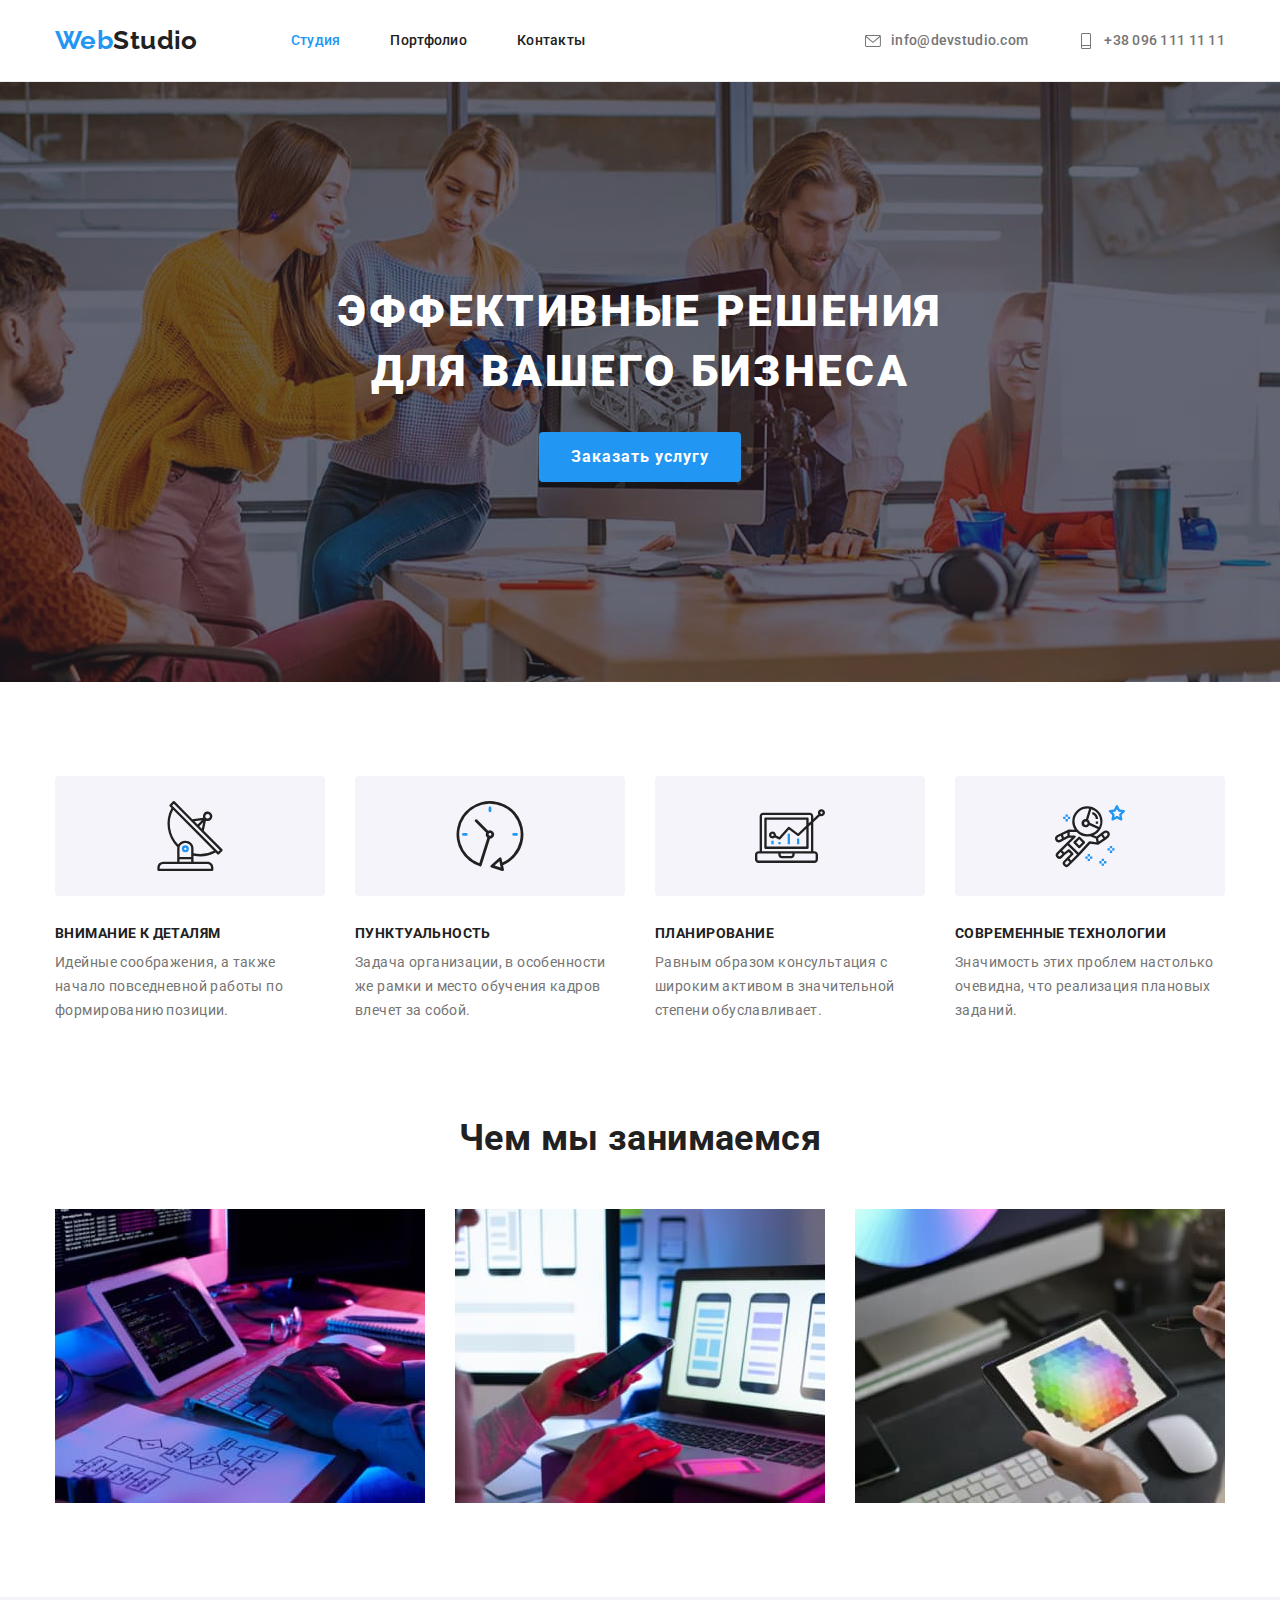
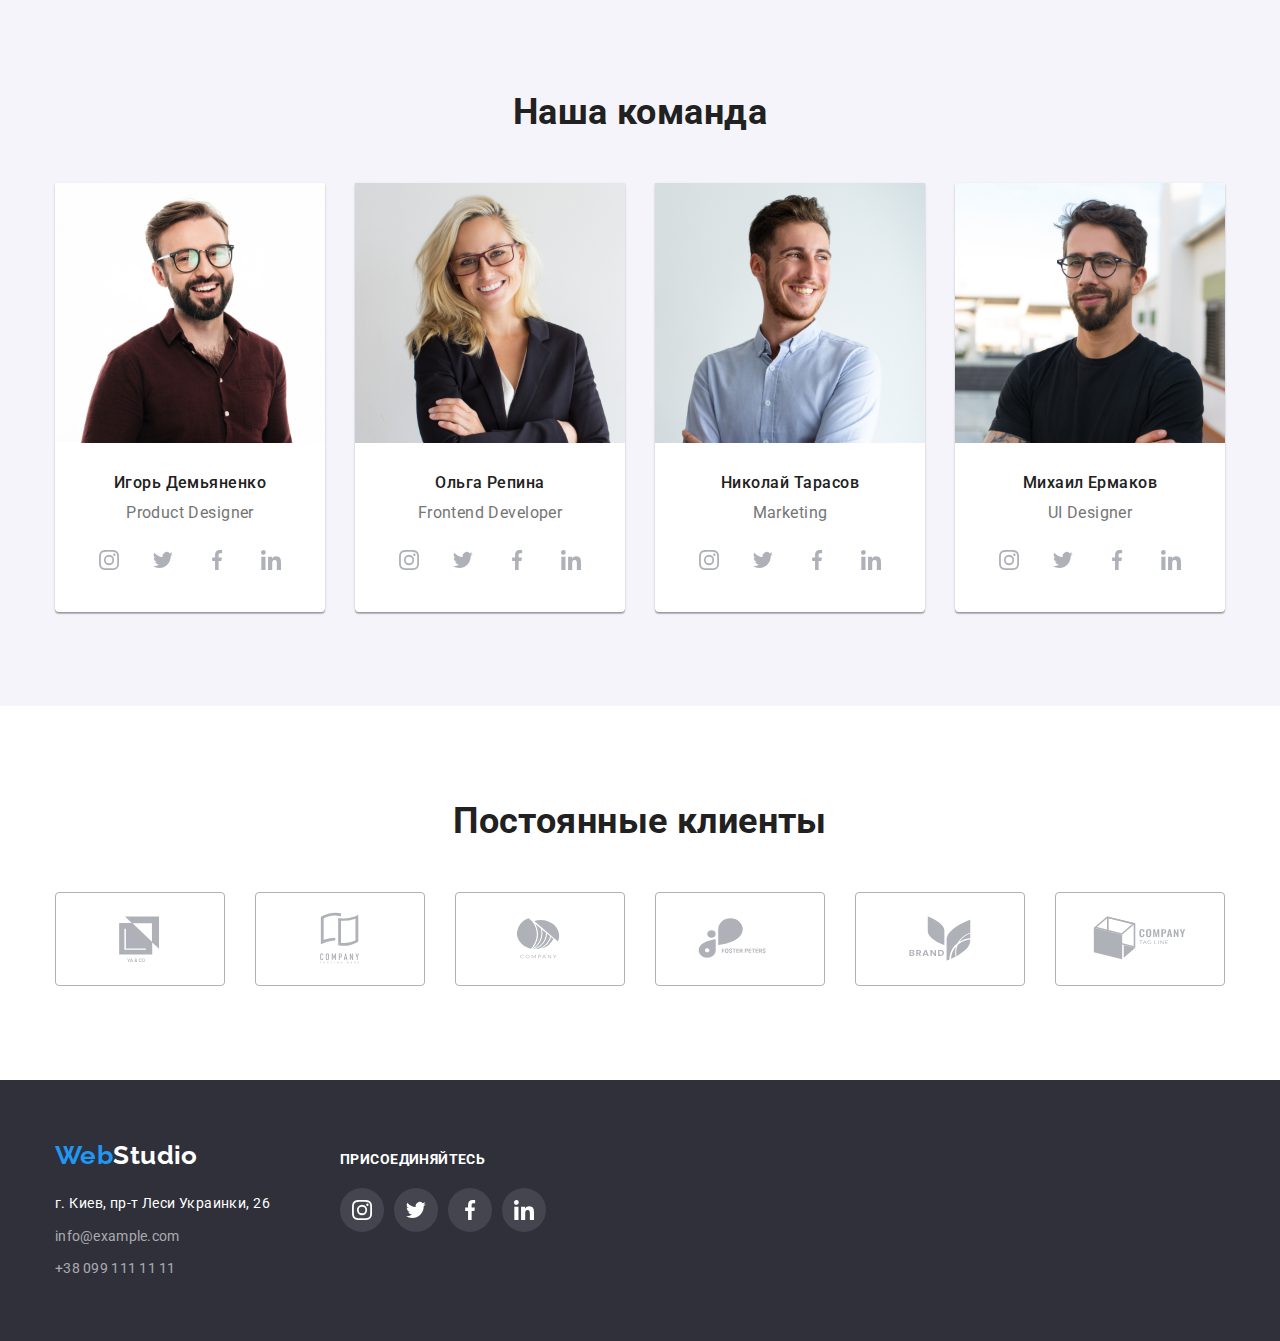
<file: index.html>
<!DOCTYPE html>
<html lang="ru">
  <head>
    <meta charset="UTF-8" />
    <meta http-equiv="X-UA-Compatible" content="IE=edge" />
    <meta name="viewport" content="width=device-width, initial-scale=1.0" />

    <link rel="preconnect" href="https://fonts.googleapis.com" />
    <link rel="preconnect" href="https://fonts.gstatic.com" crossorigin />
    <link
      href="https://fonts.googleapis.com/css2?family=Raleway:wght@700&family=Roboto:wght@400;500;700;900&display=swap"
      rel="stylesheet"
    />

    <title>WebStudio</title>

    <link
      rel="stylesheet"
      href="https://cdnjs.cloudflare.com/ajax/libs/modern-normalize/1.0.0/modern-normalize.min.css"
    />

    <link rel="stylesheet" href="./css/styles.css" />
  </head>
  <body>
    <header class="page-header">
      <div class="container">
        <nav class="header-nav">
          <a href="./index.html" class="logo" lang="en"><span class="accent">Web</span>Studio</a>
          <ul class="list nav-links">
            <li class="nav-item">
              <a href="./index.html" class="nav-link active">Студия</a>
            </li>
            <li class="nav-item">
              <a href="./portfolio.html" class="nav-link">Портфолио</a>
            </li>
            <li class="nav-item">
              <a href="" class="nav-link">Контакты</a>
            </li>
          </ul>
        </nav>
        <ul class="list header-contacts">
          <li class="contact-item">
            <a href="mailto:info@devstudio.com" class="contact-link">
              <svg class="icon" width="16" height="16">
                <use href="./images/icons.svg#mail"></use>
              </svg>
              info@devstudio.com
            </a>
          </li>
          <li class="contact-item">
            <a href="tel:+380961111111" class="contact-link">
              <svg class="icon" width="16" height="16">
                <use href="./images/icons.svg#phone"></use>
              </svg>
              +38 096 111 11 11
            </a>
          </li>
        </ul>
      </div>
    </header>

    <main>
      <!-- главный баннер -->
      <section class="section hero">
        <div class="container">
          <h1 class="homepage-headline">Эффективные решения для вашего бизнеса</h1>
          <button type="button" class="button button-main">Заказать услугу</button>
        </div>
      </section>

      <!-- преимущества -->
      <section class="section advantages">
        <div class="container">
          <h2 style="display: none">Преимущества</h2>
          <ul class="list advantages-list">
            <li class="advantage-item">
              <div class="icon-wrap">
                <svg class="icon" width="70" height="70">
                  <use href="./images/icons.svg#antenna"></use>
                </svg>
              </div>
              <h3 class="item-title">Внимание к деталям</h3>
              <p class="item-descr">
                Идейные соображения, а также начало повседневной работы по формированию позиции.
              </p>
            </li>
            <li class="advantage-item">
              <div class="icon-wrap">
                <svg class="icon" width="70" height="70">
                  <use href="./images/icons.svg#clock"></use>
                </svg>
              </div>
              <h3 class="item-title">Пунктуальность</h3>
              <p class="item-descr">
                Задача организации, в особенности же рамки и место обучения кадров влечет за собой.
              </p>
            </li>
            <li class="advantage-item">
              <div class="icon-wrap">
                <svg class="icon" width="70" height="70">
                  <use href="./images/icons.svg#diagram"></use>
                </svg>
              </div>
              <h3 class="item-title">Планирование</h3>
              <p class="item-descr">
                Равным образом консультация с широким активом в значительной степени обуславливает.
              </p>
            </li>
            <li class="advantage-item">
              <div class="icon-wrap">
                <svg class="icon" width="70" height="70">
                  <use href="./images/icons.svg#astronaut"></use>
                </svg>
              </div>
              <h3 class="item-title">Современные технологии</h3>
              <p class="item-descr">
                Значимость этих проблем настолько очевидна, что реализация плановых заданий.
              </p>
            </li>
          </ul>
        </div>
      </section>

      <!-- чем мы занимаемся -->
      <section class="section example">
        <div class="container">
          <h2 class="section-title">Чем мы занимаемся</h2>
          <ul class="list examples-list">
            <li class="example-item">
              <img src="./images/box1.jpg" alt="Процесс написания кода" width="370" />
            </li>
            <li class="example-item">
              <img src="./images/box2.jpg" alt="Проверка на мобильных устройствах" width="370" />
            </li>
            <li class="example-item">
              <img src="./images/box3.jpg" alt="Планшет" width="370" />
            </li>
          </ul>
        </div>
      </section>

      <!-- команда -->
      <section class="section team">
        <div class="container">
          <h2 class="section-title">Наша команда</h2>
          <ul class="list team-list">
            <li class="team-item">
              <img class="team-image" src="./images/team1.jpg" alt="Игорь Демьяненко" width="270" />
              <div class="team-info">
                <h3 class="item-title">Игорь Демьяненко</h3>
                <p class="item-descr">Product Designer</p>
                <ul class="list social-icons">
                  <li>
                    <a href="" class="social-link">
                      <svg class="icon" width="20" height="20">
                        <use href="./images/icons.svg#instagram"></use>
                      </svg>
                    </a>
                  </li>
                  <li>
                    <a href="" class="social-link">
                      <svg class="icon" width="20" height="20">
                        <use href="./images/icons.svg#twitter"></use>
                      </svg>
                    </a>
                  </li>
                  <li>
                    <a href="" class="social-link">
                      <svg class="icon" width="20" height="20">
                        <use href="./images/icons.svg#facebook"></use>
                      </svg>
                    </a>
                  </li>
                  <li>
                    <a href="" class="social-link">
                      <svg class="icon" width="20" height="20">
                        <use href="./images/icons.svg#linkedin"></use>
                      </svg>
                    </a>
                  </li>
                </ul>
              </div>
            </li>
            <li class="team-item">
              <img class="team-image" src="./images/team2.jpg" alt="Ольга Репина" width="270" />
              <div class="team-info">
                <h3 class="item-title">Ольга Репина</h3>
                <p class="item-descr">Frontend Developer</p>
                <ul class="list social-icons">
                  <li>
                    <a href="" class="social-link">
                      <svg class="icon" width="20" height="20">
                        <use href="./images/icons.svg#instagram"></use>
                      </svg>
                    </a>
                  </li>
                  <li>
                    <a href="" class="social-link">
                      <svg class="icon" width="20" height="20">
                        <use href="./images/icons.svg#twitter"></use>
                      </svg>
                    </a>
                  </li>
                  <li>
                    <a href="" class="social-link">
                      <svg class="icon" width="20" height="20">
                        <use href="./images/icons.svg#facebook"></use>
                      </svg>
                    </a>
                  </li>
                  <li>
                    <a href="" class="social-link">
                      <svg class="icon" width="20" height="20">
                        <use href="./images/icons.svg#linkedin"></use>
                      </svg>
                    </a>
                  </li>
                </ul>
              </div>
            </li>
            <li class="team-item">
              <img class="team-image" src="./images/team3.jpg" alt="Николай Тарасов" width="270" />
              <div class="team-info">
                <h3 class="item-title">Николай Тарасов</h3>
                <p class="item-descr">Marketing</p>
                <ul class="list social-icons">
                  <li>
                    <a href="" class="social-link">
                      <svg class="icon" width="20" height="20">
                        <use href="./images/icons.svg#instagram"></use>
                      </svg>
                    </a>
                  </li>
                  <li>
                    <a href="" class="social-link">
                      <svg class="icon" width="20" height="20">
                        <use href="./images/icons.svg#twitter"></use>
                      </svg>
                    </a>
                  </li>
                  <li>
                    <a href="" class="social-link">
                      <svg class="icon" width="20" height="20">
                        <use href="./images/icons.svg#facebook"></use>
                      </svg>
                    </a>
                  </li>
                  <li>
                    <a href="" class="social-link">
                      <svg class="icon" width="20" height="20">
                        <use href="./images/icons.svg#linkedin"></use>
                      </svg>
                    </a>
                  </li>
                </ul>
              </div>
            </li>
            <li class="team-item">
              <img class="team-image" src="./images/team4.jpg" alt="Михаил Ермаков" width="270" />
              <div class="team-info">
                <h3 class="item-title">Михаил Ермаков</h3>
                <p class="item-descr">UI Designer</p>
                <ul class="list social-icons">
                  <li>
                    <a href="" class="social-link">
                      <svg class="icon" width="20" height="20">
                        <use href="./images/icons.svg#instagram"></use>
                      </svg>
                    </a>
                  </li>
                  <li>
                    <a href="" class="social-link">
                      <svg class="icon" width="20" height="20">
                        <use href="./images/icons.svg#twitter"></use>
                      </svg>
                    </a>
                  </li>
                  <li>
                    <a href="" class="social-link">
                      <svg class="icon" width="20" height="20">
                        <use href="./images/icons.svg#facebook"></use>
                      </svg>
                    </a>
                  </li>
                  <li>
                    <a href="" class="social-link">
                      <svg class="icon" width="20" height="20">
                        <use href="./images/icons.svg#linkedin"></use>
                      </svg>
                    </a>
                  </li>
                </ul>
              </div>
            </li>
          </ul>
        </div>
      </section>

      <!--  постоянные клиенты -->
      <section class="section clients">
        <div class="container">
          <h2 class="section-title">Постоянные клиенты</h2>
          <ul class="list client-list">
            <li class="client-item">
              <a href="" class="client-link">
                <svg class="icon" width="106" height="60">
                  <use href="./images/icons.svg#client-1"></use>
                </svg>
              </a>
            </li>
            <li class="client-item">
              <a href="" class="client-link">
                <svg class="icon" width="106" height="60">
                  <use href="./images/icons.svg#client-2"></use>
                </svg>
              </a>
            </li>
            <li class="client-item">
              <a href="" class="client-link">
                <svg class="icon" width="106" height="60">
                  <use href="./images/icons.svg#client-3"></use>
                </svg>
              </a>
            </li>
            <li class="client-item">
              <a href="" class="client-link">
                <svg class="icon" width="106" height="60">
                  <use href="./images/icons.svg#client-4"></use>
                </svg>
              </a>
            </li>
            <li class="client-item">
              <a href="" class="client-link">
                <svg class="icon" width="106" height="60">
                  <use href="./images/icons.svg#client-5"></use>
                </svg>
              </a>
            </li>
            <li class="client-item">
              <a href="" class="client-link">
                <svg class="icon" width="106" height="60">
                  <use href="./images/icons.svg#client-6"></use>
                </svg>
              </a>
            </li>
          </ul>
        </div>
      </section>
    </main>

    <footer class="page-footer">
      <div class="container">
        <div class="studio-info">
          <a href="./index.html" class="logo" lang="en"><span class="accent">Web</span>Studio</a>
          <address>
            <p class="addr">г. Киев, пр-т Леси Украинки, 26</p>
            <ul class="list contacts">
              <li class="contact-item">
                <a href="mailto:info@example.com" class="contact-link">info@example.com</a>
              </li>
              <li class="contact-item">
                <a href="tel:+380991111111" class="contact-link">+38 099 111 11 11</a>
              </li>
            </ul>
          </address>
        </div>
        <div class="social-wrap">
          <p class="subtitle">Присоединяйтесь</p>
          <ul class="list social-icons">
            <li class="social-item">
              <a href="" class="social-link">
                <svg class="icon" width="20" height="20">
                  <use href="./images/icons.svg#instagram"></use>
                </svg>
              </a>
            </li>
            <li class="social-item">
              <a href="" class="social-link">
                <svg class="icon" width="20" height="20">
                  <use href="./images/icons.svg#twitter"></use>
                </svg>
              </a>
            </li>
            <li class="social-item">
              <a href="" class="social-link">
                <svg class="icon" width="20" height="20">
                  <use href="./images/icons.svg#facebook"></use>
                </svg>
              </a>
            </li>
            <li class="social-item">
              <a href="" class="social-link">
                <svg class="icon" width="20" height="20">
                  <use href="./images/icons.svg#linkedin"></use>
                </svg>
              </a>
            </li>
          </ul>
        </div>
      </div>
    </footer>
  </body>
</html>
</file>
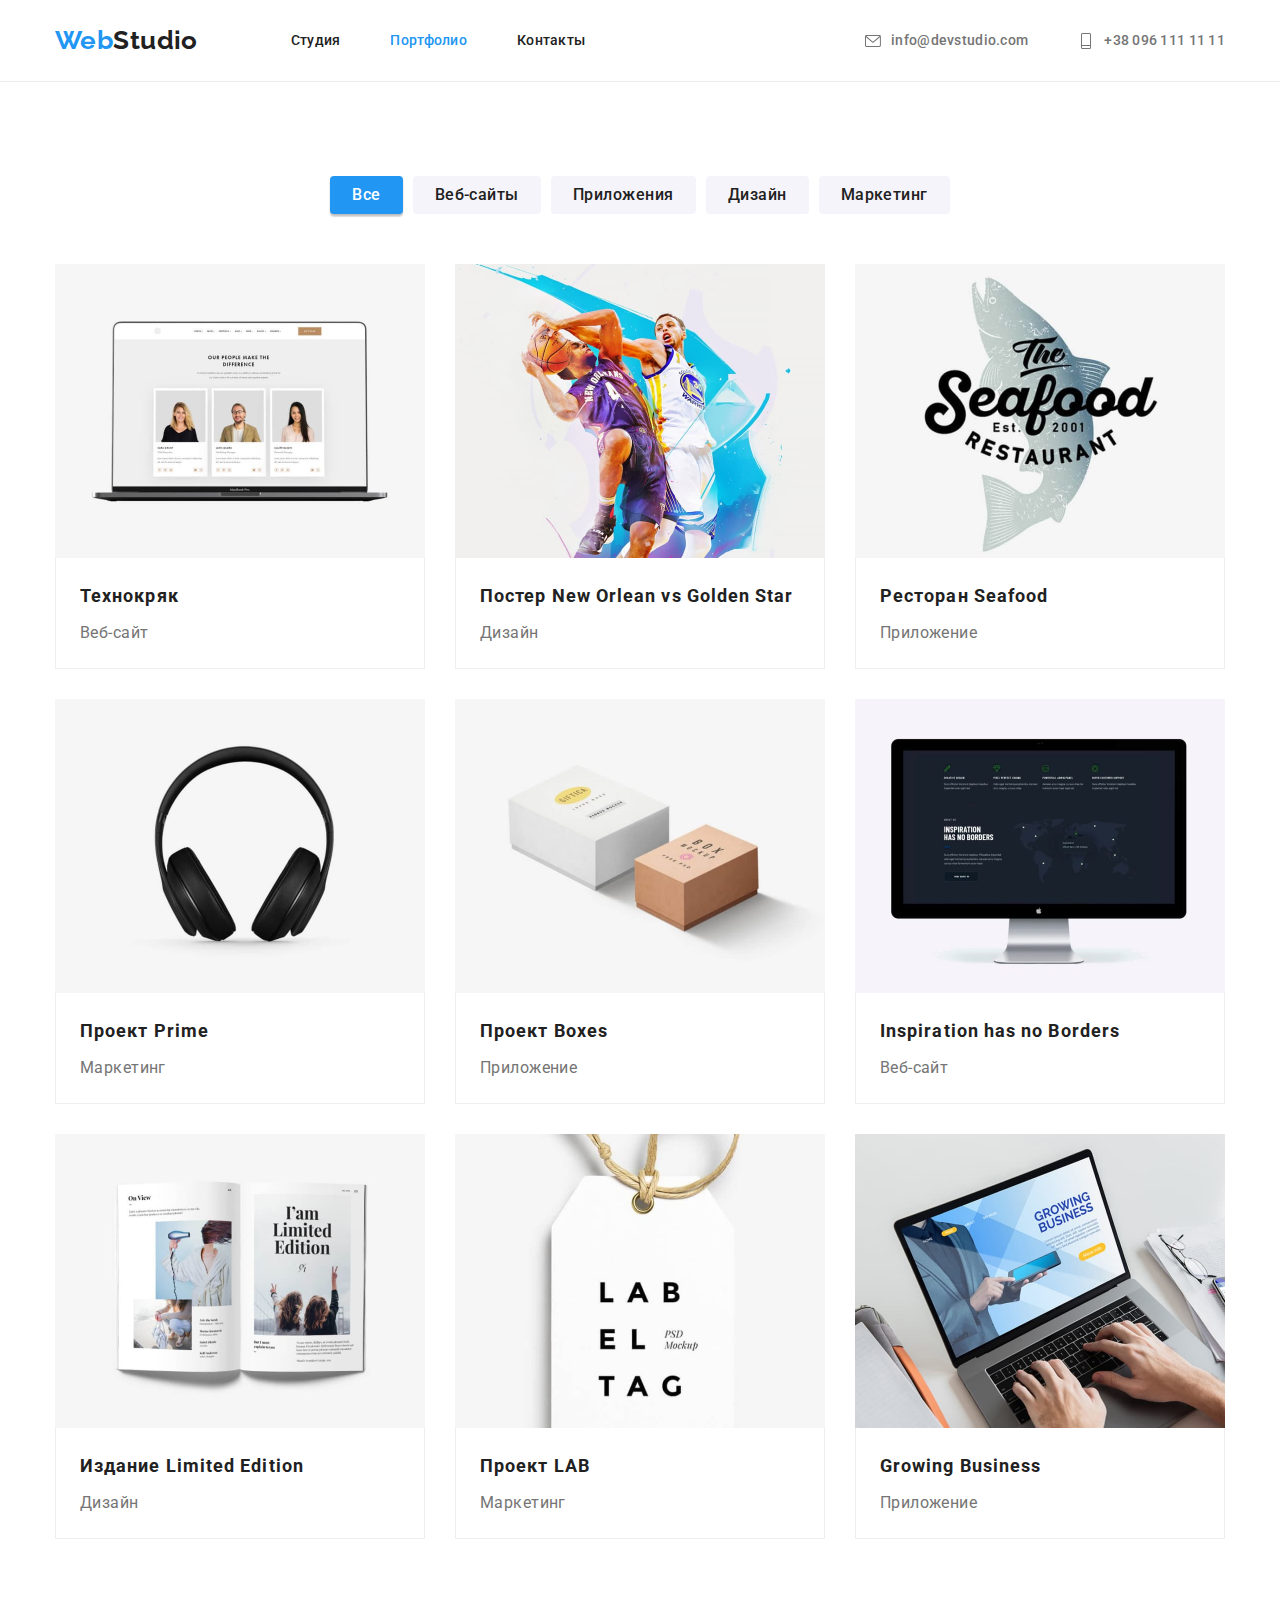
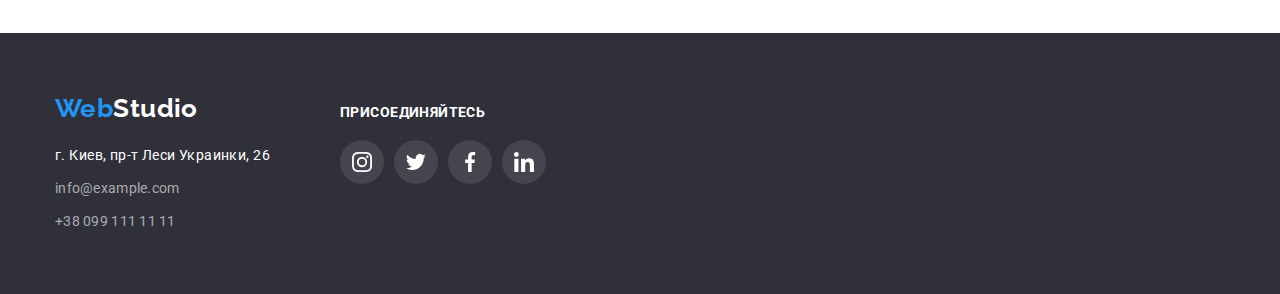
<file: portfolio.html>
<!DOCTYPE html>
<html lang="ru">
  <head>
    <meta charset="UTF-8" />
    <meta http-equiv="X-UA-Compatible" content="IE=edge" />
    <meta name="viewport" content="width=device-width, initial-scale=1.0" />

    <link rel="preconnect" href="https://fonts.googleapis.com" />
    <link rel="preconnect" href="https://fonts.gstatic.com" crossorigin />
    <link
      href="https://fonts.googleapis.com/css2?family=Raleway:wght@700&family=Roboto:wght@400;500;700;900&display=swap"
      rel="stylesheet"
    />

    <title>Портфолио</title>

    <link
      rel="stylesheet"
      href="https://cdnjs.cloudflare.com/ajax/libs/modern-normalize/1.0.0/modern-normalize.min.css"
    />

    <link rel="stylesheet" href="./css/styles.css" />
  </head>
  <body>
    <header class="page-header">
      <div class="container">
        <nav class="header-nav">
          <a href="./index.html" class="logo" lang="en"><span class="accent">Web</span>Studio</a>
          <ul class="list nav-links">
            <li class="nav-item">
              <a href="./index.html" class="nav-link">Студия</a>
            </li>
            <li class="nav-item">
              <a href="./portfolio.html" class="nav-link active">Портфолио</a>
            </li>
            <li class="nav-item">
              <a href="" class="nav-link">Контакты</a>
            </li>
          </ul>
        </nav>
        <ul class="list header-contacts">
          <li class="contact-item">
            <a href="mailto:info@devstudio.com" class="contact-link">
              <svg class="icon" width="16" height="16">
                <use href="./images/icons.svg#mail"></use>
              </svg>
              info@devstudio.com
            </a>
          </li>
          <li class="contact-item">
            <a href="tel:+380961111111" class="contact-link">
              <svg class="icon" width="16" height="16">
                <use href="./images/icons.svg#phone"></use>
              </svg>
              +38 096 111 11 11
            </a>
          </li>
        </ul>
      </div>
    </header>

    <main>
      <section class="section portfolio">
        <div class="container">
          <h1 style="display: none">Наши работы</h1>
          <ul class="list filter-list">
            <li class="filter-item">
              <button type="button" class="button button-secondary active">Все</button>
            </li>
            <li class="filter-item">
              <button type="button" class="button button-secondary">Веб-сайты</button>
            </li>
            <li class="filter-item">
              <button type="button" class="button button-secondary">Приложения</button>
            </li>
            <li class="filter-item">
              <button type="button" class="button button-secondary">Дизайн</button>
            </li>
            <li class="filter-item">
              <button type="button" class="button button-secondary">Маркетинг</button>
            </li>
          </ul>
          <ul class="list portfolio-list">
            <li class="portfolio-case">
              <a href="" class="case-link">
                <img
                  class="case-img"
                  src="./images/portfolio/example_1.jpg"
                  alt="Пример"
                  width="370"
                  height="294"
                />
                <div class="case-info">
                  <h2 class="item-title">Технокряк</h2>
                  <p class="item-descr">Веб-сайт</p>
                </div>
              </a>
            </li>
            <li class="portfolio-case">
              <a href="" class="case-link">
                <img
                  class="case-img"
                  src="./images/portfolio/example_2.jpg"
                  alt="Пример"
                  width="370"
                  height="294"
                />
                <div class="case-info">
                  <h2 class="item-title">Постер New Orlean vs Golden Star</h2>
                  <p class="item-descr">Дизайн</p>
                </div>
              </a>
            </li>
            <li class="portfolio-case">
              <a href="" class="case-link">
                <img
                  class="case-img"
                  src="./images/portfolio/example_3.jpg"
                  alt="Пример"
                  width="370"
                  height="294"
                />
                <div class="case-info">
                  <h2 class="item-title">Ресторан Seafood</h2>
                  <p class="item-descr">Приложение</p>
                </div>
              </a>
            </li>
            <li class="portfolio-case">
              <a href="" class="case-link">
                <img
                  class="case-img"
                  src="./images/portfolio/example_4.jpg"
                  alt="Пример"
                  width="370"
                  height="294"
                />
                <div class="case-info">
                  <h2 class="item-title">Проект Prime</h2>
                  <p class="item-descr">Маркетинг</p>
                </div>
              </a>
            </li>
            <li class="portfolio-case">
              <a href="" class="case-link">
                <img
                  class="case-img"
                  src="./images/portfolio/example_5.jpg"
                  alt="Пример"
                  width="370"
                  height="294"
                />
                <div class="case-info">
                  <h2 class="item-title">Проект Boxes</h2>
                  <p class="item-descr">Приложение</p>
                </div>
              </a>
            </li>
            <li class="portfolio-case">
              <a href="" class="case-link">
                <img
                  class="case-img"
                  src="./images/portfolio/example_6.jpg"
                  alt="Пример"
                  width="370"
                  height="294"
                />
                <div class="case-info">
                  <h2 class="item-title">Inspiration has no Borders</h2>
                  <p class="item-descr">Веб-сайт</p>
                </div>
              </a>
            </li>
            <li class="portfolio-case">
              <a href="" class="case-link">
                <img
                  class="case-img"
                  src="./images/portfolio/example_7.jpg"
                  alt="Пример"
                  width="370"
                  height="294"
                />
                <div class="case-info">
                  <h2 class="item-title">Издание Limited Edition</h2>
                  <p class="item-descr">Дизайн</p>
                </div>
              </a>
            </li>
            <li class="portfolio-case">
              <a href="" class="case-link">
                <img
                  class="case-img"
                  src="./images/portfolio/example_8.jpg"
                  alt="Пример"
                  width="370"
                  height="294"
                />
                <div class="case-info">
                  <h2 class="item-title">Проект LAB</h2>
                  <p class="item-descr">Маркетинг</p>
                </div>
              </a>
            </li>
            <li class="portfolio-case">
              <a href="" class="case-link">
                <img
                  class="case-img"
                  src="./images/portfolio/example_9.jpg"
                  alt="Пример"
                  width="370"
                  height="294"
                />
                <div class="case-info">
                  <h2 class="item-title">Growing Business</h2>
                  <p class="item-descr">Приложение</p>
                </div>
              </a>
            </li>
          </ul>
        </div>
      </section>
    </main>

    <footer class="page-footer">
      <div class="container">
        <div class="studio-info">
          <a href="./index.html" class="logo" lang="en"><span class="accent">Web</span>Studio</a>
          <address>
            <p class="addr">г. Киев, пр-т Леси Украинки, 26</p>
            <ul class="list contacts">
              <li class="contact-item">
                <a href="mailto:info@example.com" class="contact-link">info@example.com</a>
              </li>
              <li class="contact-item">
                <a href="tel:+380991111111" class="contact-link">+38 099 111 11 11</a>
              </li>
            </ul>
          </address>
        </div>
        <div class="social-wrap">
          <p class="subtitle">Присоединяйтесь</p>
          <ul class="list social-icons">
            <li class="social-item">
              <a href="" class="social-link">
                <svg class="icon" width="20" height="20">
                  <use href="./images/icons.svg#instagram"></use>
                </svg>
              </a>
            </li>
            <li class="social-item">
              <a href="" class="social-link">
                <svg class="icon" width="20" height="20">
                  <use href="./images/icons.svg#twitter"></use>
                </svg>
              </a>
            </li>
            <li class="social-item">
              <a href="" class="social-link">
                <svg class="icon" width="20" height="20">
                  <use href="./images/icons.svg#facebook"></use>
                </svg>
              </a>
            </li>
            <li class="social-item">
              <a href="" class="social-link">
                <svg class="icon" width="20" height="20">
                  <use href="./images/icons.svg#linkedin"></use>
                </svg>
              </a>
            </li>
          </ul>
        </div>
      </div>
    </footer>
  </body>
</html>
</file>
<file: css/styles.css>
:root {
  /* colors for text on light background */
  --main-text-color-dark: #212121;
  --secondary-text-color-dark: #757575;

  /* colors for text on dark background */
  --main-text-color-light: #ffffff;
  --secondary-text-color-light: #ffffff99;

  /* colors for background */
  --main-background-color: #ffffff;
  --secondary-backgound-color-light: #f5f4fa;
  --secondary-background-color-dark: #2f303a;

  /* accent colors */
  --accent-color: #2196f3;
}

/* reset some default styles */

.container * {
  /* outline: 1px solid red; */
}

a {
  text-decoration: none;
}

.list {
  list-style-type: none;
  padding: 0;
  margin: 0;
}

h1,
h2,
h3,
h4,
h5,
h6,
p,
button {
  padding: 0;
  margin: 0;
}

img {
  display: block;
}

/* common styles */
body {
  font-family: Roboto, 'Segoe UI', Tahoma, Geneva, Verdana, sans-serif;
  font-size: 14px;
  line-height: 1.71;
  letter-spacing: 0.03em;

  color: var(--main-text-color-dark);
  margin: 0;
}

.accent {
  color: var(--accent-color);
}

.button {
  border: none;
  box-shadow: none;
  cursor: pointer;

  font-family: inherit;
  font-weight: 500;
  font-size: 16px;
  line-height: 1.62;
  letter-spacing: 0.03em;
  text-align: center;

  border-radius: 4px;
  padding: 6px 22px;
}

.button-main {
  background: var(--accent-color);
  color: var(--main-text-color-light);
}

.button-secondary {
  background-color: var(--secondary-backgound-color-light);
  color: var(--main-text-color-dark);
}

.button-secondary.active,
.button-secondary:hover,
.button-secondary:focus {
  background: var(--accent-color);
  color: var(--main-text-color-light);
}

.section {
  padding: 94px 0;
}

.section-title {
  font-weight: 700;
  font-size: 36px;
  line-height: 1.17;
  text-align: center;

  margin-bottom: 50px;
}

.container {
  width: 1200px;
  margin: 0 auto;
  padding: 0 15px;
}

.icon {
  fill: currentColor;
}

/* header styles */
.page-header {
  padding: 25px 0;
  border-bottom: 1px solid #ececec;
}

.page-header .container {
  display: flex;
  justify-content: space-between;
  align-items: center;
}

.logo {
  font-family: Raleway;
  font-weight: 700;
  font-size: 26px;
  line-height: 1.19;
  color: var(--main-text-color-dark);
}

.logo:hover {
  opacity: 0.85;
}

.header-nav {
  display: flex;
  align-items: center;
  justify-content: space-between;
}

.nav-links {
  display: flex;
  margin-left: 93px;
}

.nav-item .nav-link {
  font-weight: 500;
  font-size: 14px;
  line-height: 1.14;
  letter-spacing: 0.02em;

  color: var(--main-text-color-dark);
}

.page-header .nav-item:not(:last-child) {
  margin-right: 50px;
}

.nav-links .nav-link:hover,
.nav-links .nav-link:focus,
.nav-links .nav-link.active {
  color: var(--accent-color);
}

.header-contacts {
  display: flex;
}

.header-contacts .contact-link {
  display: inline-flex;
  vertical-align: middle;
  font-weight: 500;
  font-size: 14px;
  line-height: 1.14;
  letter-spacing: 0.02em;

  color: var(--secondary-text-color-dark);
}

.header-contacts .icon {
  /* width: 16px;
  height: 16px; */
  margin-right: 10px;
}

.page-header .contact-item:not(:first-child) {
  margin-left: 50px;
}

.header-contacts .contact-link:hover,
.header-contacts .contact-link:focus {
  color: var(--accent-color);
}

/* home page styles */
.hero {
  background-color: var(--secondary-background-color-dark);
  background-image: linear-gradient(rgba(47, 48, 58, 0.4), rgba(47, 48, 58, 0.4)),
    url('../images/hero-bg.jpg');
  background-repeat: no-repeat;
  background-size: cover;
  background-position: center;
  text-align: center;
  max-width: 1600px;
  margin: 0 auto;

  padding: 200px 0;
}

.hero .button {
  padding: 10px 32px;
}

.homepage-headline {
  font-weight: 900;
  font-size: 44px;
  line-height: 1.36;
  letter-spacing: 0.06em;
  text-transform: uppercase;

  color: var(--main-text-color-light);

  width: 696px;
  margin: 0 auto 30px;
}

.hero .button-main {
  font-weight: 700;
  font-size: 16px;
  line-height: 1.87;
  letter-spacing: 0.06em;
}

.advantages-list {
  display: flex;
}

.advantage-item {
  flex: 1;
}

.advantage-item:not(:last-child) {
  margin-right: 30px;
}

.advantage-item .icon-wrap {
  display: flex;
  justify-content: center;
  align-items: center;
  height: 120px;
  border-radius: 4px;
  margin-bottom: 30px;
  background-color: var(--secondary-backgound-color-light);
}

.advantage-item .icon {
  /* width: 70px;
  height: 70px; */
}

.advantage-item .item-title {
  font-weight: 700;
  font-size: 14px;
  line-height: 1.14;
  text-transform: uppercase;

  color: var(--main-text-color-dark);

  margin-bottom: 10px;
}

.advantage-item .item-descr {
  color: var(--secondary-text-color-dark);
}

.example {
  padding-top: 0;
}

.examples-list {
  display: flex;
}

.example-item:not(:last-child) {
  margin-right: 30px;
}

.team {
  background-color: var(--secondary-backgound-color-light);
}

.team-list {
  display: flex;
}

.team-item {
  background-color: var(--main-text-color-light);
  box-shadow: 0px 1px 3px rgba(0, 0, 0, 0.12), 0px 1px 1px rgba(0, 0, 0, 0.14),
    0px 2px 1px rgba(0, 0, 0, 0.2);
  border-radius: 0px 0px 4px 4px;
}

.team-item:not(:last-child) {
  margin-right: 30px;
}

.team-item .team-info {
  padding: 30px 32px;
}

.team-item .item-title {
  font-weight: 500;
  font-size: 16px;
  line-height: 1.19;
  text-align: center;
  letter-spacing: 0.03em;

  margin-bottom: 10px;
}

.team-item .item-descr {
  font-size: 16px;
  line-height: 1.19;
  text-align: center;
  color: var(--secondary-text-color-dark);
  margin-bottom: 16px;
}

.team-item .icon {
  /* width: 20px;
  height: 20px; */
}

.team-item .social-icons {
  display: flex;
  justify-content: space-between;
}

.team-item .social-link {
  color: #afb1b8;
  display: inline-flex;
  border-radius: 50%;
  padding: 12px;
}

.team-item .social-link:hover,
.team-item .social-link:focus {
  color: var(--main-text-color-light);
  background-color: var(--accent-color);
}

.client-list {
  display: flex;
  justify-content: space-between;
}

.client-list .client-item {
  width: 170px;
}

.client-item .client-link {
  display: flex;
  padding: 16px 32px;
  border: 1px solid #afb1b8;
  border-radius: 4px;
  color: #afb1b8;
}

.client-item .client-link:hover,
.client-item .client-link:focus {
  color: var(--accent-color);
  border-color: var(--accent-color);
}

/* .client-item .icon {
  width: 106px;
  height: 60px;
} */

/* portfolio page styles */
.portfolio .container {
  display: flex;
  flex-direction: column;
}

.filter-list {
  display: flex;
  align-self: center;
  justify-content: center;
  margin-bottom: 50px;
}

.filter-item .button:hover,
.filter-item .button:focus,
.filter-item .button.active {
  box-shadow: 0px 3px 1px rgba(0, 0, 0, 0.1), 0px 1px 2px rgba(0, 0, 0, 0.08),
    0px 2px 2px rgba(0, 0, 0, 0.12);
}

.filter-list .filter-item:not(:last-child) {
  margin-right: 10px;
}

.portfolio-list {
  display: flex;
  flex-wrap: wrap;
  margin-top: -30px;
  margin-left: -30px;
}

.portfolio-list .portfolio-case {
  margin-top: 30px;
  margin-left: 30px;
  flex-basis: calc((100% - 90px) / 3);
}

.portfolio-case .case-link {
  display: block;
}

.portfolio-case .case-link:hover,
.portfolio-case .case-link:focus {
  box-shadow: 0px 1px 1px rgba(0, 0, 0, 0.12), 0px 4px 4px rgba(0, 0, 0, 0.06),
    1px 4px 6px rgba(0, 0, 0, 0.16);
}

.portfolio-case .case-info {
  border: 1px solid #eeeeee;
  border-top: none;
  padding: 20px 24px;
}

.portfolio-case .case-img {
  display: block;
  width: 100%;
  height: auto;
}

.portfolio-list .item-title {
  font-weight: 700;
  font-size: 18px;
  line-height: 2;
  letter-spacing: 0.06em;
  color: var(--main-text-color-dark);

  margin-bottom: 4px;
}

.portfolio-list .item-descr {
  font-size: 16px;
  line-height: 1.87;
  color: var(--secondary-text-color-dark);
}

/* footer styles */
.page-footer {
  background-color: var(--secondary-background-color-dark);

  padding: 60px 0;
}

.page-footer .container {
  display: flex;
  align-items: baseline;
}

.page-footer .logo {
  color: var(--main-text-color-light);
}

.page-footer address {
  font-style: normal;
  margin-top: 20px;
}

.page-footer .addr {
  color: var(--main-text-color-light);
}

.page-footer .addr,
.page-footer .contact-item:not(:last-child) {
  margin-bottom: 9px;
}

.page-footer .contact-link {
  font-size: 14px;
  line-height: 1.14;
  letter-spacing: 0.02em;
  color: var(--secondary-text-color-light);
}

.page-footer .contact-link:hover,
.page-footer .contact-link:focus {
  color: var(--accent-color);
}

.page-footer .social-wrap {
  margin-left: 70px;
}

.social-wrap .subtitle {
  color: var(--main-text-color-light);
  font-weight: 700;
  font-size: 14px;
  line-height: 1.14;
  letter-spacing: 0.03em;
  text-transform: uppercase;
  margin-bottom: 20px;
}

/* .page-footer .icon {
  width: 20px;
  height: 20px;
} */

.page-footer .social-icons {
  display: flex;
}

.page-footer .social-item {
  margin-right: 10px;
}

.page-footer .social-link {
  color: var(--main-text-color-light);
  display: inline-flex;
  background-color: rgba(255, 255, 255, 0.1);
  border-radius: 50%;
  padding: 12px;
}

.page-footer .social-link:hover,
.page-footer .social-link:focus {
  color: var(--main-text-color-light);
  background-color: var(--accent-color);
}
</file>
